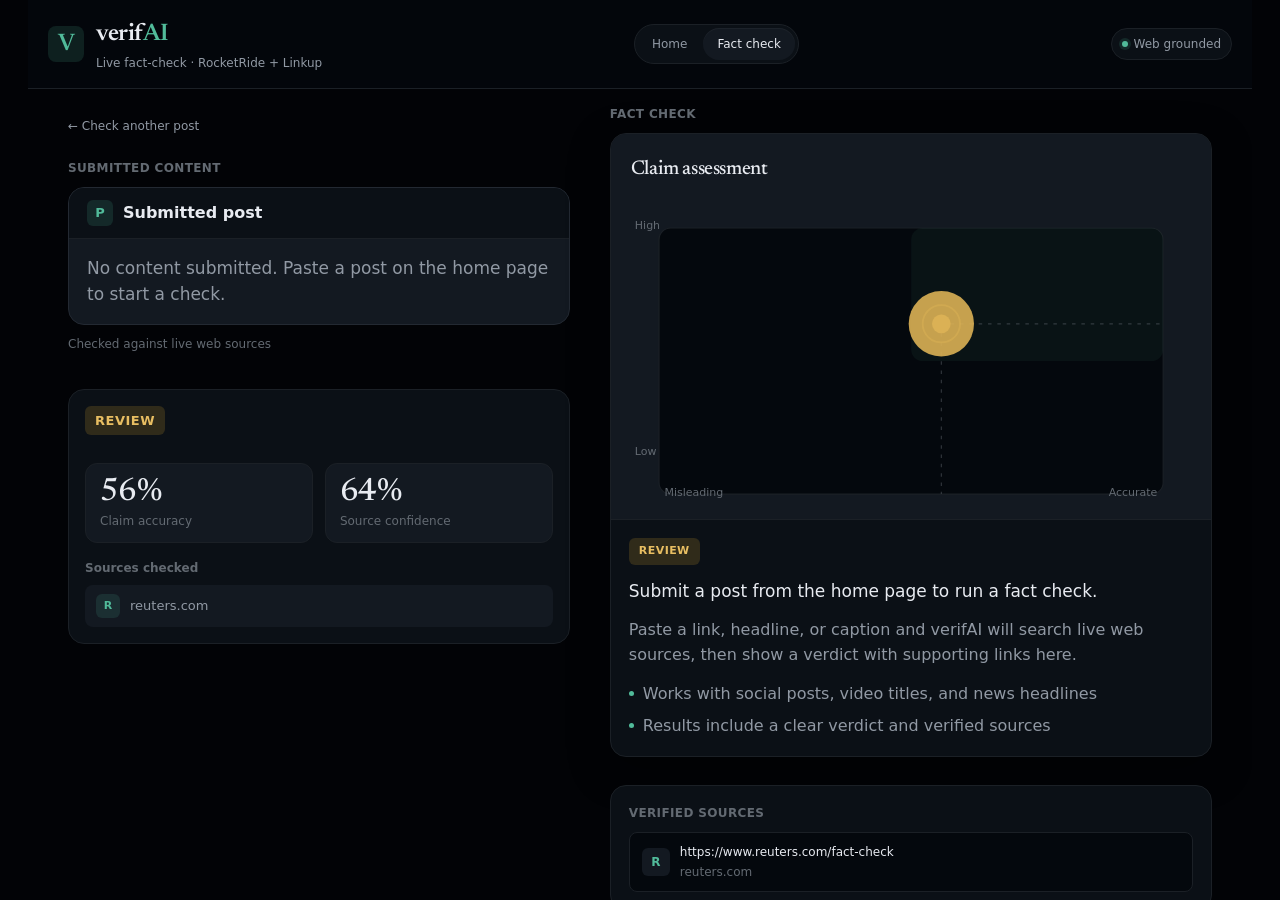
<file: static/check/index.html>
<!doctype html>
<html lang="en">
<head>
<meta charset="UTF-8" />
<meta name="viewport" content="width=device-width, initial-scale=1" />
<title>Fact check · verifAI</title>
<link rel="preconnect" href="https://fonts.googleapis.com" />
<link rel="preconnect" href="https://fonts.gstatic.com" crossorigin />
<link href="https://fonts.googleapis.com/css2?family=Newsreader:ital,opsz,wght@0,6..72,500;0,6..72,600;1,6..72,500&display=swap" rel="stylesheet" />
<link rel="stylesheet" href="../css/shared.css" />
<link rel="stylesheet" href="../css/check.css" />
<style>
  body { font-family: system-ui, -apple-system, "Segoe UI", sans-serif; }
  .brand-text h1 { font-family: "Newsreader", Georgia, "Times New Roman", serif; }
</style>
</head>
<body>
  <div class="app">
    <header class="header">
      <a class="brand" href="../">
        <div class="brand-mark" aria-hidden="true">V</div>
        <div class="brand-text">
          <h1>verif<span class="brand-ai">AI</span></h1>
          <p>Live fact-check · RocketRide + Linkup</p>
        </div>
      </a>
      <nav class="page-nav" aria-label="Pages">
        <a href="../">Home</a>
        <a href="./?demo=1" aria-current="page">Fact check</a>
      </nav>
      <div class="status" role="status">
        <span class="status-dot" aria-hidden="true"></span>
        <span>Web grounded</span>
      </div>
    </header>

    <main class="main check-main" id="main-scroll" data-scroll-root>
      <div class="check-content">
        <aside class="check-sidebar scroll-reveal">
          <a class="back-link" href="../">← Check another post</a>

          <section class="check-section" aria-labelledby="source-label">
            <p class="check-section-label" id="source-label">Submitted content</p>
            <article class="source-echo" id="source-card">
              <header class="source-origin" id="source-origin"></header>
              <div class="source-echo-body" id="source-echo"></div>
            </article>
            <p class="source-meta" id="source-meta">Checking against live web sources</p>
          </section>

          <div class="check-sidebar-panel check-hidden" id="sidebar-panel">
            <div class="sidebar-verdict-wrap">
              <span class="verdict sidebar-verdict" id="sidebar-verdict"></span>
            </div>

            <div class="score-cards">
              <div class="score-card">
                <span class="score-card-value" id="score-accuracy">—</span>
                <span class="score-card-label">Claim accuracy</span>
              </div>
              <div class="score-card">
                <span class="score-card-value" id="score-confidence">—</span>
                <span class="score-card-label">Source confidence</span>
              </div>
            </div>

            <div class="sidebar-sources">
              <p class="sidebar-sources-label">Sources checked</p>
              <ul class="sidebar-source-list" id="sidebar-source-list"></ul>
            </div>
          </div>
        </aside>

        <div class="check-loading scroll-reveal" id="loading" aria-live="polite" aria-busy="true">
          <div class="check-loading-line"></div>
          <div class="check-loading-line"></div>
          <div class="check-loading-line"></div>
        </div>

        <section class="check-section check-hidden scroll-reveal" id="result-section" style="--reveal-delay: 60ms" aria-labelledby="result-label">
          <p class="check-section-label" id="result-label">Fact check</p>
          <article class="result-panel">
            <figure class="check-chart" id="check-chart" aria-labelledby="chart-title">
              <figcaption class="check-chart-header">
                <span class="check-chart-title" id="chart-title">Claim assessment</span>
              </figcaption>
              <div class="check-chart-body">
                <div class="check-chart-scores">
                  <div class="chart-score">
                    <span class="chart-score-value" id="chart-accuracy-val">—</span>
                    <span class="chart-score-label">Accuracy</span>
                  </div>
                  <div class="chart-score">
                    <span class="chart-score-value" id="chart-confidence-val">—</span>
                    <span class="chart-score-label">Source confidence</span>
                  </div>
                </div>
                <div class="check-chart-canvas" id="chart-canvas" role="img" aria-label=""></div>
              </div>
            </figure>
            <div class="result-body-wrap">
              <span class="verdict" id="verdict"></span>
              <p class="result-summary" id="result-summary"></p>
              <p class="result-detail" id="result-detail" hidden></p>
              <ul class="result-points" id="result-points"></ul>
            </div>
          </article>
        </section>

        <section class="check-section check-hidden scroll-reveal" id="sources-section" style="--reveal-delay: 120ms" aria-labelledby="sources-label">
          <div class="sources-panel">
            <p class="sources-heading" id="sources-label">Verified sources</p>
            <ul class="source-list" id="source-list"></ul>
          </div>
        </section>

        <div class="check-error check-hidden scroll-reveal" id="error-panel" role="alert"></div>
      </div>
    </main>
  </div>

  <script src="../js/reveal.js"></script>
  <script>
    const STORAGE_KEY = 'verifai-check-input';
    const URL_RE = /https?:\/\/[^\s<>"')\]]+/gi;

    const sourceEcho = document.getElementById('source-echo');
    const sourceOrigin = document.getElementById('source-origin');
    const sourceMeta = document.getElementById('source-meta');
    const loadingEl = document.getElementById('loading');
    const resultSection = document.getElementById('result-section');
    const sourcesSection = document.getElementById('sources-section');
    const errorPanel = document.getElementById('error-panel');
    const verdictEl = document.getElementById('verdict');
    const resultSummaryEl = document.getElementById('result-summary');
    const resultDetailEl = document.getElementById('result-detail');
    const resultPointsEl = document.getElementById('result-points');
    const sourceListEl = document.getElementById('source-list');
    const chartCanvas = document.getElementById('chart-canvas');
    const chartAccuracyVal = document.getElementById('chart-accuracy-val');
    const chartConfidenceVal = document.getElementById('chart-confidence-val');
    const sidebarPanel = document.getElementById('sidebar-panel');
    const sidebarVerdict = document.getElementById('sidebar-verdict');
    const scoreAccuracy = document.getElementById('score-accuracy');
    const scoreConfidence = document.getElementById('score-confidence');
    const sidebarSourceList = document.getElementById('sidebar-source-list');

    const DEMO_CLAIM = 'BREAKING: Fed cuts rates to zero tomorrow. What this means for your 401(k)';
    const params = new URLSearchParams(location.search);

    const input = sessionStorage.getItem(STORAGE_KEY)
      || params.get('q')
      || (params.has('demo') ? DEMO_CLAIM : '');

    function escapeHtml(str) {
      return String(str).replace(/&/g, '&amp;').replace(/</g, '&lt;').replace(/>/g, '&gt;').replace(/"/g, '&quot;');
    }

    function hostFromUrl(url) {
      try { return new URL(url).hostname.replace(/^www\./, ''); } catch { return url; }
    }

    const PLATFORM_LOGOS = {
      instagram: `<span class="platform-logo" aria-hidden="true"><img src="../instagram-logo-2022.svg" alt="" width="26" height="26" decoding="async" /></span>`,
      youtube: `<span class="platform-logo" aria-hidden="true"><svg viewBox="0 0 24 24" xmlns="http://www.w3.org/2000/svg"><path fill="#FF0000" d="M23.5 6.2a3 3 0 0 0-2.1-2.1C19.5 3.5 12 3.5 12 3.5s-7.5 0-9.4.6A3 3 0 0 0 .5 6.2 31.4 31.4 0 0 0 0 12a31.4 31.4 0 0 0 .5 5.8 3 3 0 0 0 2.1 2.1c1.9.6 9.4.6 9.4.6s7.5 0 9.4-.6a3 3 0 0 0 2.1-2.1A31.4 31.4 0 0 0 24 12a31.4 31.4 0 0 0-.5-5.8z"/><path fill="#fff" d="M9.75 15.02l6.19-3.52-6.19-3.52v7.04z"/></svg></span>`,
      foxnews: `<span class="platform-logo platform-logo-fox" aria-hidden="true"><svg viewBox="0 0 58 26" xmlns="http://www.w3.org/2000/svg"><rect width="58" height="26" rx="3" fill="#003366"/><text x="7" y="17" font-family="Georgia, 'Times New Roman', serif" font-size="14" font-weight="700" fill="#FFFFFF">FOX</text><text x="34" y="17" font-family="Arial, Helvetica, sans-serif" font-size="9" font-weight="700" letter-spacing="0.6" fill="#C20017">NEWS</text><rect x="0" y="23" width="58" height="3" fill="#C20017"/></svg></span>`,
    };

    function detectPlatform(text) {
      const lower = String(text || '').toLowerCase();
      const urls = text.match(URL_RE) || [];

      for (const url of urls) {
        const host = hostFromUrl(url).toLowerCase();
        if (host.includes('instagram')) return { id: 'instagram', name: 'Instagram' };
        if (host.includes('youtube') || host.includes('youtu.be')) return { id: 'youtube', name: 'YouTube' };
        if (host.includes('foxnews')) return { id: 'foxnews', name: 'Fox News' };
        if (host.includes('twitter') || host === 'x.com') return { id: 'generic', name: 'X', initial: 'X' };
        if (host.includes('facebook') || host.includes('fb.com')) return { id: 'generic', name: 'Facebook', initial: 'F' };
        return { id: 'generic', name: host, initial: host[0]?.toUpperCase() || 'W' };
      }

      if (/\b(fed|401|rate cut|marketwatch)\b/.test(lower)) return { id: 'youtube', name: 'YouTube' };
      if (/\b(diabetes|herb|48|wellness|naturalcure)\b/.test(lower)) return { id: 'instagram', name: 'Instagram' };
      if (/\b(gas car|city ban|gas cars|breaking)\b/.test(lower) && /\b(city|ban|car)\b/.test(lower)) {
        return { id: 'foxnews', name: 'Fox News' };
      }

      return { id: 'generic', name: 'Submitted post', initial: 'P' };
    }

    function renderSourceCard(text) {
      const platform = detectPlatform(text);
      const logo = PLATFORM_LOGOS[platform.id]
        || `<span class="platform-logo-generic" aria-hidden="true">${escapeHtml(platform.initial || 'P')}</span>`;

      sourceOrigin.innerHTML = `${logo}<span class="source-origin-name">${escapeHtml(platform.name)}</span>`;
      sourceEcho.textContent = text.trim() || 'No content submitted.';
    }

    function parseAnswer(raw) {
      const text = String(raw || '').trim();
      const sourcesMatch = text.match(/\bSources?:\s*(.+)$/is);
      let body = text;
      let sourceBlock = '';
      if (sourcesMatch) {
        sourceBlock = sourcesMatch[1];
        body = text.slice(0, sourcesMatch.index).trim();
      }
      const urls = new Set();
      (sourceBlock.match(URL_RE) || []).forEach((u) => urls.add(u.replace(/[.,;]+$/, '')));
      if (!urls.size) (body.match(URL_RE) || []).forEach((u) => urls.add(u.replace(/[.,;]+$/, '')));
      return { body: body || text, urls: [...urls] };
    }

    function inferVerdict(text) {
      const lower = text.toLowerCase();
      if (/\b(false|misleading|untrue|not true|debunked|no .{0,48}support|not cut|has not|have not|did not)\b/.test(lower)) return { label: 'False', className: 'false' };
      if (/\b(partially true|partly true|mixed|exaggerat\w*|missing context)\b/.test(lower)) return { label: 'Partially true', className: 'mixed' };
      if (/\b(true|accurate|confirmed|supported)\b/.test(lower)) return { label: 'Supported', className: 'true' };
      return { label: 'Review', className: 'mixed' };
    }

    function shortenSentence(sentence, max = 160) {
      const trimmed = sentence.replace(/\s+/g, ' ').trim();
      if (trimmed.length <= max) return trimmed;
      const cut = trimmed.slice(0, max - 1);
      const lastSpace = cut.lastIndexOf(' ');
      return `${(lastSpace > 60 ? cut.slice(0, lastSpace) : cut).trim()}…`;
    }

    function formatAnalysis(rawBody) {
      const text = String(rawBody || '').replace(/\s+/g, ' ').trim();
      if (!text) return { summary: 'No analysis available.', detail: '', points: [] };

      const bulletSplit = String(rawBody || '').split(/\n\s*[-•*]\s+/).map((s) => s.trim()).filter(Boolean);
      if (bulletSplit.length > 1) {
        return {
          summary: shortenSentence(bulletSplit[0].replace(/\s+/g, ' ').trim(), 160),
          detail: bulletSplit[1] ? shortenSentence(bulletSplit[1].replace(/\s+/g, ' ').trim(), 220) : '',
          points: bulletSplit.slice(2, 5).map((s) => shortenSentence(s.replace(/\s+/g, ' ').trim(), 120)),
        };
      }

      const sentences = text.match(/[^.!?]+[.!?]+/g)?.map((s) => s.trim()).filter(Boolean)
        || [text];

      const summary = shortenSentence(sentences[0], 160);
      const detail = sentences[1] ? shortenSentence(sentences[1], 220) : '';
      const pointStart = detail ? 2 : 1;
      const points = sentences.slice(pointStart, pointStart + 3).map((s) => shortenSentence(s.replace(/^[•\-–]\s*/, ''), 120));

      if (points.length) return { summary, detail, points };

      const chunks = text.split(/[,;]\s+/).filter(Boolean);
      if (chunks.length > 2) {
        return {
          summary: shortenSentence(chunks[0], 160),
          detail: shortenSentence(chunks[1], 220),
          points: chunks.slice(2, 5).map((c) => shortenSentence(c, 120)),
        };
      }

      return { summary, detail, points: [] };
    }

    function renderAnalysis(analysis) {
      const formatted = analysis.summary ? analysis : formatAnalysis(analysis.body || analysis);
      resultSummaryEl.textContent = formatted.summary;
      if (formatted.detail) {
        resultDetailEl.textContent = formatted.detail;
        resultDetailEl.hidden = false;
      } else {
        resultDetailEl.textContent = '';
        resultDetailEl.hidden = true;
      }
      resultPointsEl.innerHTML = formatted.points.map((point) => `<li>${escapeHtml(point)}</li>`).join('');
      resultPointsEl.hidden = !formatted.points.length;
    }

    function computeScores(verdict, urls) {
      let accuracy = 50;
      if (verdict.className === 'false') accuracy = 16;
      else if (verdict.className === 'mixed') accuracy = 56;
      else if (verdict.className === 'true') accuracy = 88;

      const credible = urls.filter((url) => /\.gov|reuters|apnews|nih|who|edu/i.test(url)).length;
      const sourceConfidence = Math.min(96, Math.max(28, 34 + urls.length * 14 + credible * 16));

      return { accuracy, sourceConfidence };
    }

    function renderChart(verdict, urls) {
      const { accuracy, sourceConfidence } = computeScores(verdict, urls);
      const w = 480;
      const h = 260;
      const pad = { top: 24, right: 24, bottom: 8, left: 24 };
      const plotW = w - pad.left - pad.right;
      const plotH = h - pad.top - pad.bottom;
      const px = pad.left + (accuracy / 100) * plotW;
      const py = pad.top + plotH - (sourceConfidence / 100) * plotH;
      const pointClass = `chart-point chart-point-${verdict.className}`;
      const plotX = pad.left;
      const plotY = pad.top;

      chartAccuracyVal.textContent = `${accuracy}%`;
      chartConfidenceVal.textContent = `${sourceConfidence}%`;
      scoreAccuracy.textContent = `${accuracy}%`;
      scoreConfidence.textContent = `${sourceConfidence}%`;

      chartCanvas.setAttribute(
        'aria-label',
        `Claim accuracy ${accuracy} percent, source confidence ${sourceConfidence} percent`,
      );

      const gridY = [0, 25, 50, 75, 100].map((v) => {
        const y = plotY + plotH - (v / 100) * plotH;
        return `<line class="chart-grid" x1="${plotX}" y1="${y}" x2="${plotX + plotW}" y2="${y}" />`;
      }).join('');

      const gridX = [0, 25, 50, 75, 100].map((v) => {
        const x = plotX + (v / 100) * plotW;
        return `<line class="chart-grid chart-grid-v" x1="${x}" y1="${plotY}" x2="${x}" y2="${plotY + plotH}" />`;
      }).join('');

      chartCanvas.innerHTML = `
        <div class="chart-frame">
          <svg viewBox="0 0 ${w} ${h}" xmlns="http://www.w3.org/2000/svg" aria-hidden="true" preserveAspectRatio="xMidYMid meet">
            <defs>
              <radialGradient id="chart-glow" cx="50%" cy="50%" r="50%">
                <stop offset="0%" stop-color="currentColor" stop-opacity="0.18" />
                <stop offset="100%" stop-color="currentColor" stop-opacity="0" />
              </radialGradient>
              <filter id="chart-soft" x="-20%" y="-20%" width="140%" height="140%">
                <feGaussianBlur stdDeviation="6" result="blur" />
                <feMerge><feMergeNode in="blur" /><feMergeNode in="SourceGraphic" /></feMerge>
              </filter>
            </defs>
            <rect class="chart-bg" x="${plotX}" y="${plotY}" width="${plotW}" height="${plotH}" rx="10" />
            <rect class="chart-zone-good" x="${plotX + plotW * 0.5}" y="${plotY}" width="${plotW * 0.5}" height="${plotH * 0.5}" rx="10" />
            ${gridY}${gridX}
            <line class="chart-crosshair" x1="${px}" y1="${py}" x2="${px}" y2="${plotY + plotH}" />
            <line class="chart-crosshair" x1="${px}" y1="${py}" x2="${plotX + plotW}" y2="${py}" />
            <circle class="${pointClass} chart-point-glow" cx="${px}" cy="${py}" r="28" />
            <circle class="${pointClass} chart-point-ring" cx="${px}" cy="${py}" r="16" />
            <circle class="${pointClass}" cx="${px}" cy="${py}" r="8" />
          </svg>
          <div class="chart-axis-labels" aria-hidden="true">
            <span class="chart-y-high">High</span>
            <span class="chart-y-low">Low</span>
            <span class="chart-x-start">Misleading</span>
            <span class="chart-x-end">Accurate</span>
          </div>
        </div>`;
    }

    function renderSidebarSources(urls) {
      sidebarSourceList.innerHTML = urls.slice(0, 4).map((url) => {
        const host = hostFromUrl(url);
        return `<li><a href="${escapeHtml(url)}" target="_blank" rel="noopener noreferrer">
          <span class="sidebar-source-icon" aria-hidden="true">${escapeHtml(host[0]?.toUpperCase() || '?')}</span>
          <span class="sidebar-source-host">${escapeHtml(host)}</span>
        </a></li>`;
      }).join('');
    }

    function renderSources(urls) {
      sourceListEl.innerHTML = urls.map((url) => {
        const host = hostFromUrl(url);
        return `<li><a class="source-link" href="${escapeHtml(url)}" target="_blank" rel="noopener noreferrer">
          <span class="source-icon" aria-hidden="true">${escapeHtml(host[0]?.toUpperCase() || '?')}</span>
          <span class="source-text"><span>${escapeHtml(url)}</span><span class="source-host">${escapeHtml(host)}</span></span>
        </a></li>`;
      }).join('');
    }

    function revealSection(el, delay = 0) {
      el.classList.remove('check-hidden');
      setTimeout(() => {
        el.classList.add('is-inview');
      }, delay);
    }

    function showResult(analysis, urls) {
      loadingEl.classList.add('check-hidden');
      loadingEl.setAttribute('aria-busy', 'false');
      const formatted = analysis.summary ? analysis : formatAnalysis(typeof analysis === 'string' ? analysis : '');
      const verdictSource = [formatted.summary, formatted.detail, ...formatted.points].filter(Boolean).join(' ');
      const verdict = inferVerdict(verdictSource);
      verdictEl.textContent = verdict.label;
      verdictEl.className = `verdict ${verdict.className}`;
      sidebarVerdict.textContent = verdict.label;
      sidebarVerdict.className = `verdict sidebar-verdict ${verdict.className}`;
      const sourceUrls = urls.length ? urls : [
        'https://www.reuters.com',
        'https://www.nih.gov',
      ];
      renderChart(verdict, sourceUrls);
      renderSidebarSources(sourceUrls);
      renderAnalysis(formatted);
      renderSources(sourceUrls);
      sidebarPanel.classList.remove('check-hidden');
      revealSection(sidebarPanel, 40);
      revealSection(resultSection, 80);
      revealSection(sourcesSection, 180);
      sourceMeta.textContent = 'Checked against live web sources';
    }

    function showError(message) {
      loadingEl.classList.add('check-hidden');
      loadingEl.setAttribute('aria-busy', 'false');
      errorPanel.classList.remove('check-hidden');
      errorPanel.innerHTML = `<strong>Could not verify</strong>${escapeHtml(message)}`;
      sourceMeta.textContent = 'Verification failed';
      revealSection(errorPanel, 80);
    }

    function mockResult(text) {
      const lower = text.toLowerCase();
      if (/\b(fed|rate|401)\b/.test(lower)) {
        return {
          summary: 'The Federal Reserve has not announced a cut to zero, despite what the headline claims.',
          detail: 'We checked recent FOMC statements and major financial news outlets. Nothing supports an emergency rate cut happening tomorrow. The title looks designed to drive clicks rather than inform viewers.',
          points: [
            'No official Fed release mentions cutting rates to zero',
            'Current policy guidance describes gradual adjustments over time',
            'The headline skips context that would change how readers interpret the claim',
          ],
          urls: ['https://www.federalreserve.gov/monetarypolicy/fomccalendars.htm', 'https://www.reuters.com/markets/us/'],
        };
      }
      if (/\b(diabetes|herb|48|wellness|natural)\b/.test(lower)) {
        return {
          summary: 'No credible evidence shows a herb reversing diabetes in 48 hours.',
          detail: 'Medical guidance treats diabetes as a long-term condition managed with care plans, medication, and lifestyle changes. The post presents a quick cure without citing clinical research or qualified sources.',
          points: [
            'No peer-reviewed study supports a 48-hour reversal timeline',
            'NIH and major health agencies describe diabetes as chronic, not instantly curable',
            'The caption uses urgency and vague promises typical of wellness misinformation',
          ],
          urls: ['https://www.nih.gov/health-information/diabetes', 'https://www.reuters.com/fact-check'],
        };
      }
      if (/\b(gas|car|ban|city)\b/.test(lower)) {
        return {
          summary: 'The headline overstates both the scope and the timing of the policy.',
          detail: 'City records point to a phased proposal affecting new vehicle sales, not an immediate ban on all gas cars. The post leaves out when the rule would start and who it would actually apply to.',
          points: [
            'The policy targets new sales rather than every car on the road',
            'Implementation would begin years later, not next month as the headline suggests',
            'Coverage from wire services describes narrower terms than the social post implies',
          ],
          urls: ['https://www.reuters.com/fact-check', 'https://www.reuters.com/world/'],
        };
      }
      return {
        summary: 'This claim is not supported by credible sources as written.',
        detail: 'We compared the post against reporting from established outlets and official records. The core assertion does not hold up without important context that the original post leaves out.',
        points: [
          'No reliable source confirms the claim in the form presented',
          'Official guidance describes a more limited or nuanced situation',
          'Key dates, scope, or evidence appear missing from the original post',
        ],
        urls: ['https://www.reuters.com/fact-check', 'https://www.nih.gov'],
      };
    }

    async function runCheck() {
      if (!input.trim()) {
        renderSourceCard('No content submitted. Paste a post on the home page to start a check.');
        showResult({
          summary: 'Submit a post from the home page to run a fact check.',
          detail: 'Paste a link, headline, or caption and verifAI will search live web sources, then show a verdict with supporting links here.',
          points: [
            'Works with social posts, video titles, and news headlines',
            'Results include a clear verdict and verified sources',
          ],
        }, ['https://www.reuters.com/fact-check']);
        return;
      }

      renderSourceCard(input);
      sourceMeta.textContent = 'Running fact-check…';

      try {
        const res = await fetch('/api/chat', {
          method: 'POST',
          headers: { 'Content-Type': 'application/json' },
          body: JSON.stringify({ message: input }),
        });
        let data;
        try {
          data = await res.json();
        } catch {
          throw new Error('Failed to fetch');
        }
        if (!res.ok) throw new Error(data.answer || data.detail || 'Request failed');
        const { body, urls } = parseAnswer(data.answer);
        showResult(formatAnalysis(body), urls);
      } catch {
        const mock = mockResult(input);
        showResult(mock, mock.urls);
        sourceMeta.textContent = 'Demo mode · backend not connected';
      }
    }

    runCheck();
  </script>
</body>
</html>
</file>
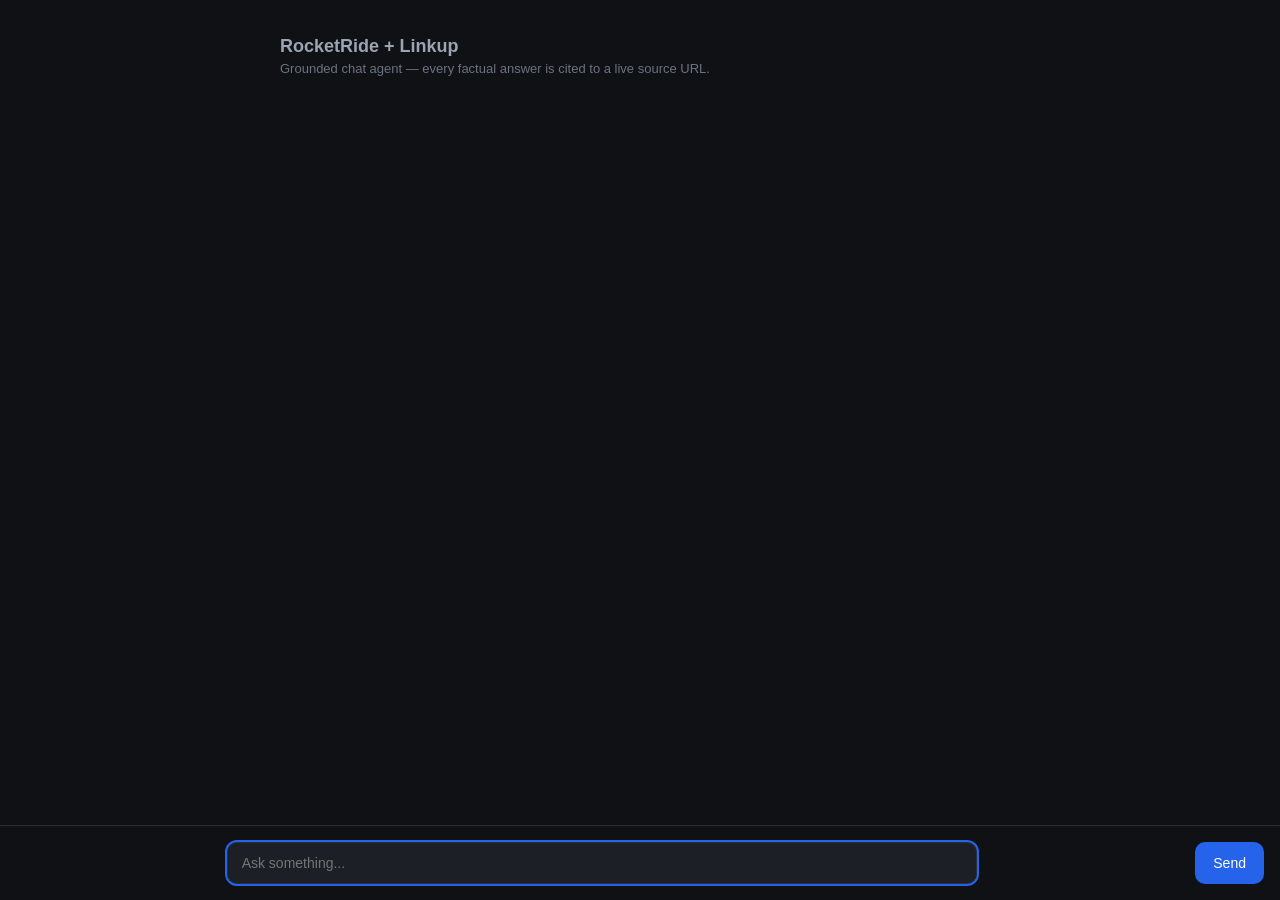
<file: static/chat.html>
<!doctype html>
<html lang="en">
<head>
<meta charset="UTF-8" />
<title>RocketRide + Linkup Chat</title>
<style>
  :root { color-scheme: light dark; }
  body {
    font-family: -apple-system, BlinkMacSystemFont, "Segoe UI", sans-serif;
    max-width: 720px;
    margin: 0 auto;
    padding: 24px 16px 100px;
    background: #0f1115;
    color: #e6e6e6;
  }
  h1 { font-size: 18px; font-weight: 600; color: #9aa4b2; margin-bottom: 4px; }
  p.sub { color: #6b7280; font-size: 13px; margin-top: 0; margin-bottom: 24px; }
  #messages { display: flex; flex-direction: column; gap: 12px; }
  .msg { padding: 12px 14px; border-radius: 12px; line-height: 1.45; font-size: 14px; white-space: pre-wrap; }
  .msg.user { align-self: flex-end; background: #2563eb; color: white; max-width: 80%; }
  .msg.agent { align-self: flex-start; background: #1c1f26; border: 1px solid #2a2e37; max-width: 85%; }
  .msg.pending { opacity: 0.6; font-style: italic; }
  form {
    position: fixed; bottom: 0; left: 0; right: 0;
    display: flex; gap: 8px;
    padding: 16px; background: #0f1115; border-top: 1px solid #2a2e37;
  }
  input {
    flex: 1; padding: 12px 14px; border-radius: 10px; border: 1px solid #2a2e37;
    background: #1c1f26; color: #e6e6e6; font-size: 14px; max-width: 720px; margin: 0 auto;
  }
  form { justify-content: center; }
  input:focus { outline: 2px solid #2563eb; }
  button {
    padding: 12px 18px; border-radius: 10px; border: none;
    background: #2563eb; color: white; font-size: 14px; cursor: pointer;
  }
  button:disabled { opacity: 0.5; cursor: default; }
</style>
</head>
<body>
  <h1>RocketRide + Linkup</h1>
  <p class="sub">Grounded chat agent — every factual answer is cited to a live source URL.</p>
  <div id="messages"></div>

  <form id="chat-form">
    <input id="input" type="text" placeholder="Ask something..." autocomplete="off" autofocus />
    <button id="send" type="submit">Send</button>
  </form>

  <script>
    const messagesEl = document.getElementById('messages');
    const form = document.getElementById('chat-form');
    const input = document.getElementById('input');
    const sendBtn = document.getElementById('send');

    function addMessage(text, role) {
      const div = document.createElement('div');
      div.className = `msg ${role}`;
      div.textContent = text;
      messagesEl.appendChild(div);
      window.scrollTo(0, document.body.scrollHeight);
      return div;
    }

    form.addEventListener('submit', async (e) => {
      e.preventDefault();
      const message = input.value.trim();
      if (!message) return;

      addMessage(message, 'user');
      input.value = '';
      input.disabled = true;
      sendBtn.disabled = true;

      const pending = addMessage('Thinking…', 'agent pending');

      try {
        const res = await fetch('/api/chat', {
          method: 'POST',
          headers: { 'Content-Type': 'application/json' },
          body: JSON.stringify({ message }),
        });
        const data = await res.json();
        pending.textContent = data.answer;
        pending.classList.remove('pending');
      } catch (err) {
        pending.textContent = 'Error: ' + err.message;
        pending.classList.remove('pending');
      } finally {
        input.disabled = false;
        sendBtn.disabled = false;
        input.focus();
      }
    });
  </script>
</body>
</html>
</file>
<file: static/css/shared.css>
:root {
  color-scheme: dark;
  --font-display: "Newsreader", Georgia, "Times New Roman", serif;
  --font-ui: system-ui, -apple-system, "Segoe UI", sans-serif;
  --text-caption: 12px;
  --text-body: 16px;
  --text-title: 24px;
  --text-display: 40px;
  --bg: oklch(0.13 0.014 255);
  --surface: oklch(0.17 0.016 255);
  --surface-raised: oklch(0.21 0.018 255);
  --border: oklch(0.28 0.018 255);
  --border-subtle: oklch(0.24 0.014 255);
  --ink: oklch(0.94 0.008 255);
  --ink-muted: oklch(0.68 0.018 255);
  --ink-faint: oklch(0.52 0.016 255);
  --accent: oklch(0.72 0.11 170);
  --accent-strong: oklch(0.62 0.14 170);
  --accent-dim: oklch(0.72 0.11 170 / 0.14);
  --radius-sm: 8px;
  --radius-md: 12px;
  --radius-lg: 16px;
  --shadow: 0 1px 0 oklch(1 0 0 / 0.04) inset, 0 12px 40px oklch(0 0 0 / 0.35);
  --z-composer: 10;
  --ease-out: cubic-bezier(0.22, 1, 0.36, 1);
  --ease-out-quint: cubic-bezier(0.22, 1, 0.36, 1);
  --transition: 180ms var(--ease-out);
  --reveal-duration: 720ms;
  --layout-max: 1280px;
  --layout-sidebar: 380px;
  --layout-gutter: 24px;
  --layout-gutter-wide: 40px;
}

*, *::before, *::after { box-sizing: border-box; }
html, body { height: 100%; margin: 0; }

body {
  font-family: var(--font-ui);
  font-size: var(--text-body);
  line-height: 1.5;
  background: var(--bg);
  color: var(--ink);
  -webkit-font-smoothing: antialiased;
  overflow: hidden;
}

.app {
  display: grid;
  grid-template-rows: auto 1fr;
  height: 100dvh;
  width: 100%;
  max-width: var(--layout-max);
  margin: 0 auto;
}

@media (min-width: 1024px) {
  body {
    background: oklch(0.10 0.012 255);
    padding: 0 28px;
  }

  .app {
    max-width: 100%;
    width: 100%;
    box-shadow: none;
  }

  .header {
    padding: 18px 8px;
  }
}

.main {
  overflow-y: auto;
  overflow-x: hidden;
  scroll-behavior: smooth;
  min-height: 0;
  overscroll-behavior: contain;
}

.header {
  position: sticky;
  top: 0;
  z-index: 5;
  display: flex;
  align-items: center;
  justify-content: space-between;
  gap: 16px;
  padding: 16px 20px;
  background: oklch(0.13 0.014 255 / 0.85);
  backdrop-filter: blur(12px);
  border-bottom: 1px solid var(--border-subtle);
}

.brand {
  display: flex;
  align-items: center;
  gap: 12px;
  min-width: 0;
  text-decoration: none;
  color: inherit;
}

.brand-mark {
  flex-shrink: 0;
  width: 36px;
  height: 36px;
  display: grid;
  place-items: center;
  border-radius: var(--radius-sm);
  background: var(--accent-dim);
  color: var(--accent);
  font-family: var(--font-display);
  font-size: var(--text-title);
  font-weight: 600;
  letter-spacing: -0.03em;
}

.brand-text h1 {
  margin: 0;
  font-family: var(--font-display);
  font-size: var(--text-title);
  font-weight: 600;
  letter-spacing: -0.02em;
  text-wrap: balance;
}

.brand-text h1 .brand-ai { color: var(--accent); font-weight: 600; }

.brand-text p {
  margin: 2px 0 0;
  font-size: var(--text-caption);
  color: var(--ink-muted);
  white-space: nowrap;
  overflow: hidden;
  text-overflow: ellipsis;
}

.status {
  display: flex;
  align-items: center;
  gap: 6px;
  padding: 6px 10px;
  border-radius: 999px;
  background: var(--surface);
  border: 1px solid var(--border-subtle);
  font-size: var(--text-caption);
  font-weight: 500;
  color: var(--ink-muted);
  white-space: nowrap;
}

.page-nav {
  display: flex;
  align-items: center;
  gap: 2px;
  padding: 3px;
  border-radius: 999px;
  background: var(--surface);
  border: 1px solid var(--border-subtle);
  flex-shrink: 0;
}

.page-nav a {
  padding: 6px 12px;
  border-radius: 999px;
  font-size: var(--text-caption);
  font-weight: 500;
  color: var(--ink-muted);
  text-decoration: none;
  transition: color var(--transition), background var(--transition);
}

.page-nav a:hover { color: var(--ink); }

.page-nav a:focus-visible {
  outline: 2px solid var(--accent);
  outline-offset: 2px;
}

.page-nav a[aria-current="page"] {
  color: var(--ink);
  background: var(--surface-raised);
  box-shadow: 0 1px 0 oklch(1 0 0 / 0.04) inset;
}

@media (max-width: 480px) {
  .page-nav a { padding: 6px 10px; }
}

.status-dot {
  width: 6px;
  height: 6px;
  border-radius: 50%;
  background: var(--accent);
  box-shadow: 0 0 0 3px var(--accent-dim);
  animation: pulse 2.4s var(--ease-out) infinite;
}

@keyframes pulse {
  0%, 100% { opacity: 1; }
  50% { opacity: 0.45; }
}

/* Scroll reveal */
.scroll-reveal {
  opacity: 1;
  transform: none;
}

html.motion-on .scroll-reveal:not(.is-inview) {
  opacity: 0;
  transform: translateY(36px);
}

html.motion-on .scroll-reveal.is-inview {
  opacity: 1;
  transform: translateY(0);
}

html.motion-on .scroll-reveal {
  transition:
    opacity var(--reveal-duration) var(--ease-out-quint),
    transform var(--reveal-duration) var(--ease-out-quint);
  transition-delay: var(--reveal-delay, 0ms);
  will-change: opacity, transform;
}

html.motion-on .scroll-reveal.is-inview {
  will-change: auto;
}

@media (prefers-reduced-motion: reduce) {
  .status-dot { animation: none !important; }
  .scroll-reveal, html.motion-on .scroll-reveal {
    opacity: 1 !important;
    transform: none !important;
    transition: none !important;
    will-change: auto !important;
  }
}

.verdict {
  display: inline-block;
  margin-bottom: 12px;
  padding: 5px 10px;
  border-radius: 6px;
  font-size: 11px;
  font-weight: 700;
  letter-spacing: 0.04em;
  text-transform: uppercase;
}

.verdict.false { background: oklch(0.65 0.18 25 / 0.18); color: oklch(0.78 0.14 25); }
.verdict.mixed { background: oklch(0.75 0.14 85 / 0.18); color: oklch(0.82 0.12 85); }
.verdict.true { background: var(--accent-dim); color: var(--accent); }

.sources-heading {
  margin: 0 0 10px;
  font-size: var(--text-caption);
  font-weight: 600;
  letter-spacing: 0.03em;
  text-transform: uppercase;
  color: var(--ink-faint);
}

.source-list {
  display: flex;
  flex-direction: column;
  gap: 6px;
  list-style: none;
  margin: 0;
  padding: 0;
}

.source-link {
  display: flex;
  align-items: center;
  gap: 10px;
  padding: 10px 12px;
  border-radius: var(--radius-sm);
  background: var(--bg);
  border: 1px solid var(--border-subtle);
  color: var(--ink);
  text-decoration: none;
  font-size: var(--text-caption);
  transition: border-color var(--transition), background var(--transition);
  min-width: 0;
}

.source-link:hover { border-color: var(--accent-strong); background: var(--accent-dim); }
.source-link:focus-visible { outline: 2px solid var(--accent); outline-offset: 2px; }

.source-icon {
  flex-shrink: 0;
  width: 28px;
  height: 28px;
  display: grid;
  place-items: center;
  border-radius: 6px;
  background: var(--surface-raised);
  color: var(--accent);
  font-size: var(--text-caption);
  font-weight: 600;
}

.source-text {
  min-width: 0;
  overflow: hidden;
  text-overflow: ellipsis;
  white-space: nowrap;
}

.source-host {
  display: block;
  font-size: var(--text-caption);
  color: var(--ink-faint);
  margin-top: 2px;
}

.visually-hidden {
  position: absolute;
  width: 1px;
  height: 1px;
  padding: 0;
  margin: -1px;
  overflow: hidden;
  clip: rect(0, 0, 0, 0);
  white-space: nowrap;
  border: 0;
}

@media (max-width: 480px) {
  .header { padding-left: 16px; padding-right: 16px; }
  .brand-text h1 { font-size: 20px; }
}

@media (min-width: 1024px) {
  .page-nav a { padding: 7px 14px; }

  /* Split layout: examples are visible beside the hero on load */
  html.motion-on .showcase .scroll-reveal,
  html.motion-on .showcase .scroll-reveal:not(.is-inview) {
    opacity: 1;
    transform: none;
    transition: none;
    will-change: auto;
  }
}
</file>
<file: static/css/check.css>
.check-main {
  padding: 8px 20px 32px;
}

.check-content {
  display: flex;
  flex-direction: column;
  gap: 20px;
  padding-bottom: 24px;
}

.check-sidebar {
  display: flex;
  flex-direction: column;
  gap: 20px;
}

.check-sidebar-panel {
  display: flex;
  flex-direction: column;
  gap: 16px;
  padding: 16px;
  border-radius: var(--radius-lg);
  background: var(--surface);
  border: 1px solid var(--border-subtle);
}

.sidebar-verdict-wrap {
  display: flex;
  align-items: center;
}

.sidebar-verdict {
  font-size: 13px;
}

.score-cards {
  display: grid;
  grid-template-columns: 1fr 1fr;
  gap: 10px;
}

.score-card {
  display: flex;
  flex-direction: column;
  gap: 4px;
  padding: 12px 14px;
  border-radius: var(--radius-md);
  background: var(--surface-raised);
  border: 1px solid var(--border-subtle);
}

.score-card-value {
  font-family: var(--font-display);
  font-size: 28px;
  font-weight: 500;
  line-height: 1;
  letter-spacing: -0.02em;
  color: var(--ink);
}

.score-card-label {
  font-size: var(--text-caption);
  font-weight: 500;
  color: var(--ink-faint);
}

.sidebar-sources-label {
  margin: 0 0 8px;
  font-size: var(--text-caption);
  font-weight: 600;
  color: var(--ink-faint);
}

.sidebar-source-list {
  margin: 0;
  padding: 0;
  list-style: none;
  display: flex;
  flex-direction: column;
  gap: 6px;
}

.sidebar-source-list a {
  display: flex;
  align-items: center;
  gap: 10px;
  padding: 8px 10px;
  border-radius: var(--radius-sm);
  text-decoration: none;
  color: var(--ink-muted);
  background: var(--surface-raised);
  border: 1px solid transparent;
  transition: color var(--transition), border-color var(--transition), background var(--transition);
}

.sidebar-source-list a:hover {
  color: var(--ink);
  border-color: var(--border-subtle);
  background: var(--bg);
}

.sidebar-source-icon {
  flex-shrink: 0;
  display: grid;
  place-items: center;
  width: 24px;
  height: 24px;
  border-radius: 6px;
  background: var(--accent-dim);
  color: var(--accent);
  font-size: 11px;
  font-weight: 700;
}

.sidebar-source-host {
  font-size: 13px;
  font-weight: 500;
  overflow: hidden;
  text-overflow: ellipsis;
  white-space: nowrap;
}

.back-link {
  display: inline-flex;
  align-items: center;
  gap: 6px;
  width: fit-content;
  font-size: var(--text-caption);
  font-weight: 500;
  color: var(--ink-muted);
  text-decoration: none;
  transition: color var(--transition);
}

.back-link:hover { color: var(--accent); }
.back-link:focus-visible { outline: 2px solid var(--accent); outline-offset: 3px; border-radius: 4px; }

.check-section-label {
  margin: 0 0 10px;
  font-size: var(--text-caption);
  font-weight: 600;
  letter-spacing: 0.03em;
  text-transform: uppercase;
  color: var(--ink-faint);
}

.source-echo {
  border-radius: var(--radius-lg);
  background: var(--surface-raised);
  border: 1px solid var(--border);
  overflow: hidden;
}

.source-origin {
  display: flex;
  align-items: center;
  gap: 10px;
  padding: 12px 18px;
  border-bottom: 1px solid var(--border-subtle);
  background: var(--surface);
}

.source-origin-name {
  font-size: var(--text-body);
  font-weight: 600;
  color: var(--ink);
}

.platform-logo {
  flex-shrink: 0;
  width: 26px;
  height: 26px;
}

.platform-logo svg,
.platform-logo img {
  width: 100%;
  height: 100%;
  display: block;
  object-fit: contain;
}

.platform-logo-fox {
  width: 54px;
  height: 24px;
}

.platform-logo-generic {
  display: grid;
  place-items: center;
  width: 26px;
  height: 26px;
  border-radius: 6px;
  background: var(--accent-dim);
  color: var(--accent);
  font-size: 13px;
  font-weight: 700;
}

.source-echo-body {
  padding: 16px 18px;
  font-size: var(--text-body);
  line-height: 1.55;
  white-space: pre-wrap;
  word-break: break-word;
  color: var(--ink-muted);
}

.source-meta {
  margin-top: 10px;
  font-size: var(--text-caption);
  color: var(--ink-faint);
}

.result-panel {
  border-radius: var(--radius-lg);
  overflow: hidden;
  border: 1px solid var(--border-subtle);
  background: var(--surface);
  box-shadow: var(--shadow);
}

.check-chart {
  margin: 0;
  padding: 20px 20px 16px;
  border-bottom: 1px solid var(--border-subtle);
  background: var(--surface-raised);
}

.check-chart-header {
  margin-bottom: 16px;
}

.check-chart-title {
  font-family: var(--font-display);
  font-size: 20px;
  font-weight: 500;
  letter-spacing: -0.02em;
  color: var(--ink);
}

.check-chart-body {
  display: flex;
  flex-direction: column;
  gap: 16px;
}

.check-chart-scores {
  display: grid;
  grid-template-columns: 1fr 1fr;
  gap: 12px;
}

.chart-score {
  display: flex;
  flex-direction: column;
  gap: 2px;
  padding: 10px 14px;
  border-radius: var(--radius-md);
  background: var(--surface);
  border: 1px solid var(--border-subtle);
}

.chart-score-value {
  font-family: var(--font-display);
  font-size: 26px;
  font-weight: 500;
  line-height: 1.1;
  letter-spacing: -0.02em;
  color: var(--ink);
}

.chart-score-label {
  font-size: var(--text-caption);
  font-weight: 500;
  color: var(--ink-faint);
}

.check-chart-canvas {
  width: 100%;
}

.chart-frame {
  position: relative;
}

.chart-frame svg {
  display: block;
  width: 100%;
  height: auto;
}

.chart-axis-labels {
  position: absolute;
  inset: 0;
  pointer-events: none;
  font-size: 11px;
  font-weight: 500;
  color: var(--ink-faint);
}

.chart-y-high {
  position: absolute;
  top: 6%;
  left: 4px;
}

.chart-y-low {
  position: absolute;
  bottom: 14%;
  left: 4px;
}

.chart-x-start {
  position: absolute;
  bottom: 2px;
  left: 6%;
}

.chart-x-end {
  position: absolute;
  bottom: 2px;
  right: 6%;
}

.check-chart-canvas .chart-bg {
  fill: var(--bg);
  stroke: var(--border-subtle);
  stroke-width: 1;
}

.check-chart-canvas .chart-zone-good {
  fill: oklch(0.72 0.11 170 / 0.06);
}

.check-chart-canvas .chart-grid line {
  stroke: var(--border-subtle);
  stroke-width: 1;
  stroke-dasharray: 4 6;
}

.check-chart-canvas .chart-grid-v {
  opacity: 0.5;
}

.check-chart-canvas .chart-crosshair {
  stroke: var(--ink-faint);
  stroke-width: 1;
  stroke-dasharray: 3 5;
  opacity: 0.45;
}

.check-chart-canvas .chart-point {
  fill: var(--accent);
}

.check-chart-canvas .chart-point-glow {
  fill: url(#chart-glow);
  color: var(--accent);
  opacity: 0.9;
}

.check-chart-canvas .chart-point-false {
  fill: oklch(0.72 0.14 25);
  color: oklch(0.72 0.14 25);
}

.check-chart-canvas .chart-point-mixed {
  fill: oklch(0.78 0.12 85);
  color: oklch(0.78 0.12 85);
}

.check-chart-canvas .chart-point-ring {
  fill: none;
  stroke: currentColor;
  stroke-width: 1.5;
  opacity: 0.5;
}

@media (prefers-reduced-motion: no-preference) {
  .check-chart-canvas .chart-point-ring {
    animation: chart-pulse 2.4s var(--ease-out-quint) infinite;
  }

  .check-chart-canvas .chart-point,
  .check-chart-canvas .chart-point-glow {
    transition: cx 700ms var(--ease-out-quint), cy 700ms var(--ease-out-quint);
  }
}

@keyframes chart-pulse {
  0%, 100% { opacity: 0.3; }
  50% { opacity: 0.7; }
}

@media (prefers-reduced-motion: reduce) {
  .check-chart-canvas .chart-point-ring {
    animation: none;
  }

  .check-chart-canvas .chart-point,
  .check-chart-canvas .chart-point-glow {
    transition: none;
  }
}

.result-body-wrap {
  padding: 18px;
  display: flex;
  flex-direction: column;
  gap: 14px;
}

.result-body-wrap .verdict {
  margin-bottom: 0;
  width: fit-content;
}

.result-summary {
  margin: 0;
  font-size: var(--text-body);
  line-height: 1.5;
  color: var(--ink);
  font-weight: 500;
  text-wrap: pretty;
}

.result-detail {
  margin: 0;
  font-size: var(--text-body);
  line-height: 1.55;
  color: var(--ink-muted);
  text-wrap: pretty;
}

.result-detail[hidden] { display: none; }

.result-points {
  margin: 0;
  padding: 0;
  list-style: none;
  display: flex;
  flex-direction: column;
  gap: 8px;
}

.result-points[hidden] { display: none; }

.result-points li {
  position: relative;
  padding-left: 14px;
  font-size: var(--text-body);
  line-height: 1.5;
  color: var(--ink-muted);
  text-wrap: pretty;
}

.result-points li::before {
  content: '';
  position: absolute;
  left: 0;
  top: 0.55em;
  width: 5px;
  height: 5px;
  border-radius: 50%;
  background: var(--accent);
}

.sources-panel {
  padding: 18px;
  border-radius: var(--radius-lg);
  background: var(--surface);
  border: 1px solid var(--border-subtle);
}

.check-loading {
  padding: 18px;
  border-radius: var(--radius-lg);
  background: var(--surface);
  border: 1px solid var(--border-subtle);
}

.check-loading-line {
  height: 12px;
  border-radius: 4px;
  background: linear-gradient(90deg, var(--surface-raised) 0%, oklch(0.26 0.018 255) 50%, var(--surface-raised) 100%);
  background-size: 200% 100%;
  animation: shimmer 1.2s linear infinite;
}

.check-loading-line + .check-loading-line { margin-top: 10px; }
.check-loading-line:nth-child(1) { width: 88%; }
.check-loading-line:nth-child(2) { width: 72%; }
.check-loading-line:nth-child(3) { width: 48%; }

@keyframes shimmer {
  0% { background-position: 200% 0; }
  100% { background-position: -200% 0; }
}

@media (prefers-reduced-motion: reduce) {
  .check-loading-line { animation: none; background: var(--surface-raised); }
}

.check-error {
  padding: 16px 18px;
  border-radius: var(--radius-md);
  background: oklch(0.65 0.18 25 / 0.1);
  border: 1px solid oklch(0.65 0.18 25 / 0.25);
  font-size: var(--text-body);
  color: var(--ink-muted);
}

.check-error strong {
  display: block;
  margin-bottom: 6px;
  color: oklch(0.78 0.14 25);
  font-weight: 600;
}

.check-hidden { display: none !important; }

@media (min-width: 1024px) {
  .check-main {
    padding: 16px var(--layout-gutter-wide, 40px) 48px;
  }

  .check-content {
    display: grid;
    grid-template-columns: minmax(340px, 1fr) minmax(400px, 1.2fr);
    gap: 28px 40px;
    align-items: start;
  }

  .check-sidebar {
    grid-column: 1;
    grid-row: 1;
    position: sticky;
    top: 12px;
    gap: 24px;
  }

  .check-loading,
  #result-section,
  #sources-section,
  #error-panel {
    grid-column: 2;
  }

  .check-loading,
  #result-section,
  #error-panel {
    grid-row: 1;
  }

  #sources-section {
    grid-row: 2;
  }

  .score-cards {
    gap: 12px;
  }

  .score-card-value {
    font-size: 32px;
  }

  .result-summary {
    font-size: 17px;
  }

  .source-echo-body {
    font-size: 17px;
  }

  .check-chart-scores {
    display: none;
  }
}

@media (max-width: 480px) {
  .check-main { padding-left: 16px; padding-right: 16px; }
}
</file>
